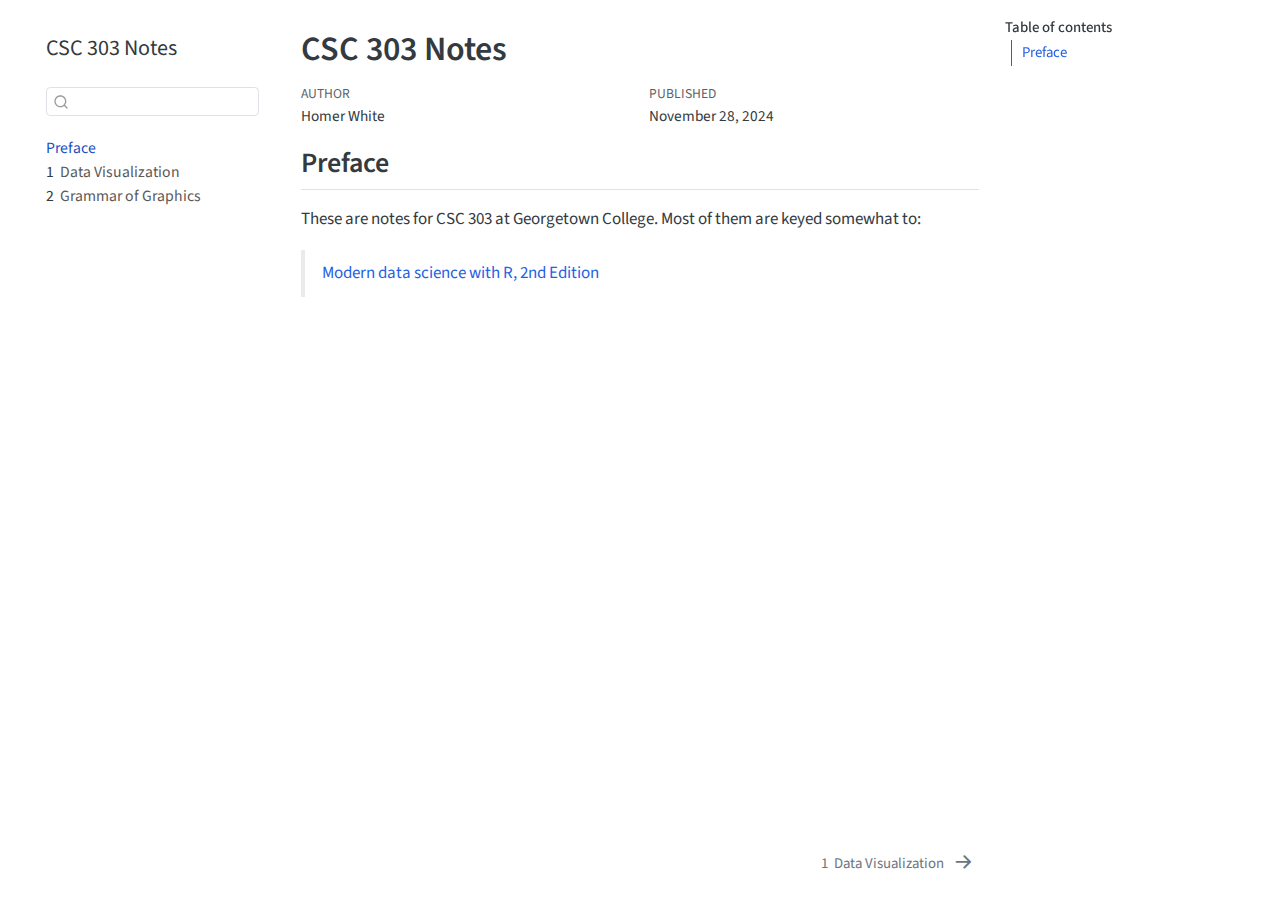
<file: docs/index.html>
<!DOCTYPE html>
<html xmlns="http://www.w3.org/1999/xhtml" lang="en" xml:lang="en"><head>

<meta charset="utf-8">
<meta name="generator" content="quarto-1.6.37">

<meta name="viewport" content="width=device-width, initial-scale=1.0, user-scalable=yes">

<meta name="author" content="Homer White">
<meta name="dcterms.date" content="2024-11-28">

<title>CSC 303 Notes</title>
<style>
code{white-space: pre-wrap;}
span.smallcaps{font-variant: small-caps;}
div.columns{display: flex; gap: min(4vw, 1.5em);}
div.column{flex: auto; overflow-x: auto;}
div.hanging-indent{margin-left: 1.5em; text-indent: -1.5em;}
ul.task-list{list-style: none;}
ul.task-list li input[type="checkbox"] {
  width: 0.8em;
  margin: 0 0.8em 0.2em -1em; /* quarto-specific, see https://github.com/quarto-dev/quarto-cli/issues/4556 */ 
  vertical-align: middle;
}
</style>


<script src="site_libs/quarto-nav/quarto-nav.js"></script>
<script src="site_libs/quarto-nav/headroom.min.js"></script>
<script src="site_libs/clipboard/clipboard.min.js"></script>
<script src="site_libs/quarto-search/autocomplete.umd.js"></script>
<script src="site_libs/quarto-search/fuse.min.js"></script>
<script src="site_libs/quarto-search/quarto-search.js"></script>
<meta name="quarto:offset" content="./">
<link href="./02-visualization-basics.html" rel="next">
<script src="site_libs/quarto-html/quarto.js"></script>
<script src="site_libs/quarto-html/popper.min.js"></script>
<script src="site_libs/quarto-html/tippy.umd.min.js"></script>
<script src="site_libs/quarto-html/anchor.min.js"></script>
<link href="site_libs/quarto-html/tippy.css" rel="stylesheet">
<link href="site_libs/quarto-html/quarto-syntax-highlighting-29e2c20b02301cfff04dc8050bf30c7e.css" rel="stylesheet" id="quarto-text-highlighting-styles">
<script src="site_libs/bootstrap/bootstrap.min.js"></script>
<link href="site_libs/bootstrap/bootstrap-icons.css" rel="stylesheet">
<link href="site_libs/bootstrap/bootstrap-7580570a2e354cd56757c689413fca0c.min.css" rel="stylesheet" append-hash="true" id="quarto-bootstrap" data-mode="light">
<script id="quarto-search-options" type="application/json">{
  "location": "sidebar",
  "copy-button": false,
  "collapse-after": 3,
  "panel-placement": "start",
  "type": "textbox",
  "limit": 50,
  "keyboard-shortcut": [
    "f",
    "/",
    "s"
  ],
  "show-item-context": false,
  "language": {
    "search-no-results-text": "No results",
    "search-matching-documents-text": "matching documents",
    "search-copy-link-title": "Copy link to search",
    "search-hide-matches-text": "Hide additional matches",
    "search-more-match-text": "more match in this document",
    "search-more-matches-text": "more matches in this document",
    "search-clear-button-title": "Clear",
    "search-text-placeholder": "",
    "search-detached-cancel-button-title": "Cancel",
    "search-submit-button-title": "Submit",
    "search-label": "Search"
  }
}</script>


</head>

<body class="nav-sidebar floating">

<div id="quarto-search-results"></div>
  <header id="quarto-header" class="headroom fixed-top">
  <nav class="quarto-secondary-nav">
    <div class="container-fluid d-flex">
      <button type="button" class="quarto-btn-toggle btn" data-bs-toggle="collapse" role="button" data-bs-target=".quarto-sidebar-collapse-item" aria-controls="quarto-sidebar" aria-expanded="false" aria-label="Toggle sidebar navigation" onclick="if (window.quartoToggleHeadroom) { window.quartoToggleHeadroom(); }">
        <i class="bi bi-layout-text-sidebar-reverse"></i>
      </button>
        <nav class="quarto-page-breadcrumbs" aria-label="breadcrumb"><ol class="breadcrumb"><li class="breadcrumb-item"><a href="./index.html">Preface</a></li></ol></nav>
        <a class="flex-grow-1" role="navigation" data-bs-toggle="collapse" data-bs-target=".quarto-sidebar-collapse-item" aria-controls="quarto-sidebar" aria-expanded="false" aria-label="Toggle sidebar navigation" onclick="if (window.quartoToggleHeadroom) { window.quartoToggleHeadroom(); }">      
        </a>
      <button type="button" class="btn quarto-search-button" aria-label="Search" onclick="window.quartoOpenSearch();">
        <i class="bi bi-search"></i>
      </button>
    </div>
  </nav>
</header>
<!-- content -->
<div id="quarto-content" class="quarto-container page-columns page-rows-contents page-layout-article">
<!-- sidebar -->
  <nav id="quarto-sidebar" class="sidebar collapse collapse-horizontal quarto-sidebar-collapse-item sidebar-navigation floating overflow-auto">
    <div class="pt-lg-2 mt-2 text-left sidebar-header">
    <div class="sidebar-title mb-0 py-0">
      <a href="./">CSC 303 Notes</a> 
    </div>
      </div>
        <div class="mt-2 flex-shrink-0 align-items-center">
        <div class="sidebar-search">
        <div id="quarto-search" class="" title="Search"></div>
        </div>
        </div>
    <div class="sidebar-menu-container"> 
    <ul class="list-unstyled mt-1">
        <li class="sidebar-item">
  <div class="sidebar-item-container"> 
  <a href="./index.html" class="sidebar-item-text sidebar-link active">
 <span class="menu-text">Preface</span></a>
  </div>
</li>
        <li class="sidebar-item">
  <div class="sidebar-item-container"> 
  <a href="./02-visualization-basics.html" class="sidebar-item-text sidebar-link">
 <span class="menu-text"><span class="chapter-number">1</span>&nbsp; <span class="chapter-title">Data Visualization</span></span></a>
  </div>
</li>
        <li class="sidebar-item">
  <div class="sidebar-item-container"> 
  <a href="./03-grammar-graphics.html" class="sidebar-item-text sidebar-link">
 <span class="menu-text"><span class="chapter-number">2</span>&nbsp; <span class="chapter-title">Grammar of Graphics</span></span></a>
  </div>
</li>
    </ul>
    </div>
</nav>
<div id="quarto-sidebar-glass" class="quarto-sidebar-collapse-item" data-bs-toggle="collapse" data-bs-target=".quarto-sidebar-collapse-item"></div>
<!-- margin-sidebar -->
    <div id="quarto-margin-sidebar" class="sidebar margin-sidebar">
        <nav id="TOC" role="doc-toc" class="toc-active">
    <h2 id="toc-title">Table of contents</h2>
   
  <ul>
  <li><a href="#preface" id="toc-preface" class="nav-link active" data-scroll-target="#preface">Preface</a></li>
  </ul>
</nav>
    </div>
<!-- main -->
<main class="content" id="quarto-document-content">

<header id="title-block-header" class="quarto-title-block default">
<div class="quarto-title">
<h1 class="title">CSC 303 Notes</h1>
</div>



<div class="quarto-title-meta">

    <div>
    <div class="quarto-title-meta-heading">Author</div>
    <div class="quarto-title-meta-contents">
             <p>Homer White </p>
          </div>
  </div>
    
    <div>
    <div class="quarto-title-meta-heading">Published</div>
    <div class="quarto-title-meta-contents">
      <p class="date">November 28, 2024</p>
    </div>
  </div>
  
    
  </div>
  


</header>


<section id="preface" class="level2 unnumbered">
<h2 class="unnumbered anchored" data-anchor-id="preface">Preface</h2>
<p>These are notes for CSC 303 at Georgetown College. Most of them are keyed somewhat to:</p>
<blockquote class="blockquote">
<p><a href="https://mdsr-book.github.io/mdsr2e/">Modern data science with R, 2nd Edition</a></p>
</blockquote>


</section>

</main> <!-- /main -->
<script id="quarto-html-after-body" type="application/javascript">
window.document.addEventListener("DOMContentLoaded", function (event) {
  const toggleBodyColorMode = (bsSheetEl) => {
    const mode = bsSheetEl.getAttribute("data-mode");
    const bodyEl = window.document.querySelector("body");
    if (mode === "dark") {
      bodyEl.classList.add("quarto-dark");
      bodyEl.classList.remove("quarto-light");
    } else {
      bodyEl.classList.add("quarto-light");
      bodyEl.classList.remove("quarto-dark");
    }
  }
  const toggleBodyColorPrimary = () => {
    const bsSheetEl = window.document.querySelector("link#quarto-bootstrap");
    if (bsSheetEl) {
      toggleBodyColorMode(bsSheetEl);
    }
  }
  toggleBodyColorPrimary();  
  const icon = "";
  const anchorJS = new window.AnchorJS();
  anchorJS.options = {
    placement: 'right',
    icon: icon
  };
  anchorJS.add('.anchored');
  const isCodeAnnotation = (el) => {
    for (const clz of el.classList) {
      if (clz.startsWith('code-annotation-')) {                     
        return true;
      }
    }
    return false;
  }
  const onCopySuccess = function(e) {
    // button target
    const button = e.trigger;
    // don't keep focus
    button.blur();
    // flash "checked"
    button.classList.add('code-copy-button-checked');
    var currentTitle = button.getAttribute("title");
    button.setAttribute("title", "Copied!");
    let tooltip;
    if (window.bootstrap) {
      button.setAttribute("data-bs-toggle", "tooltip");
      button.setAttribute("data-bs-placement", "left");
      button.setAttribute("data-bs-title", "Copied!");
      tooltip = new bootstrap.Tooltip(button, 
        { trigger: "manual", 
          customClass: "code-copy-button-tooltip",
          offset: [0, -8]});
      tooltip.show();    
    }
    setTimeout(function() {
      if (tooltip) {
        tooltip.hide();
        button.removeAttribute("data-bs-title");
        button.removeAttribute("data-bs-toggle");
        button.removeAttribute("data-bs-placement");
      }
      button.setAttribute("title", currentTitle);
      button.classList.remove('code-copy-button-checked');
    }, 1000);
    // clear code selection
    e.clearSelection();
  }
  const getTextToCopy = function(trigger) {
      const codeEl = trigger.previousElementSibling.cloneNode(true);
      for (const childEl of codeEl.children) {
        if (isCodeAnnotation(childEl)) {
          childEl.remove();
        }
      }
      return codeEl.innerText;
  }
  const clipboard = new window.ClipboardJS('.code-copy-button:not([data-in-quarto-modal])', {
    text: getTextToCopy
  });
  clipboard.on('success', onCopySuccess);
  if (window.document.getElementById('quarto-embedded-source-code-modal')) {
    const clipboardModal = new window.ClipboardJS('.code-copy-button[data-in-quarto-modal]', {
      text: getTextToCopy,
      container: window.document.getElementById('quarto-embedded-source-code-modal')
    });
    clipboardModal.on('success', onCopySuccess);
  }
    var localhostRegex = new RegExp(/^(?:http|https):\/\/localhost\:?[0-9]*\//);
    var mailtoRegex = new RegExp(/^mailto:/);
      var filterRegex = new RegExp('/' + window.location.host + '/');
    var isInternal = (href) => {
        return filterRegex.test(href) || localhostRegex.test(href) || mailtoRegex.test(href);
    }
    // Inspect non-navigation links and adorn them if external
 	var links = window.document.querySelectorAll('a[href]:not(.nav-link):not(.navbar-brand):not(.toc-action):not(.sidebar-link):not(.sidebar-item-toggle):not(.pagination-link):not(.no-external):not([aria-hidden]):not(.dropdown-item):not(.quarto-navigation-tool):not(.about-link)');
    for (var i=0; i<links.length; i++) {
      const link = links[i];
      if (!isInternal(link.href)) {
        // undo the damage that might have been done by quarto-nav.js in the case of
        // links that we want to consider external
        if (link.dataset.originalHref !== undefined) {
          link.href = link.dataset.originalHref;
        }
      }
    }
  function tippyHover(el, contentFn, onTriggerFn, onUntriggerFn) {
    const config = {
      allowHTML: true,
      maxWidth: 500,
      delay: 100,
      arrow: false,
      appendTo: function(el) {
          return el.parentElement;
      },
      interactive: true,
      interactiveBorder: 10,
      theme: 'quarto',
      placement: 'bottom-start',
    };
    if (contentFn) {
      config.content = contentFn;
    }
    if (onTriggerFn) {
      config.onTrigger = onTriggerFn;
    }
    if (onUntriggerFn) {
      config.onUntrigger = onUntriggerFn;
    }
    window.tippy(el, config); 
  }
  const noterefs = window.document.querySelectorAll('a[role="doc-noteref"]');
  for (var i=0; i<noterefs.length; i++) {
    const ref = noterefs[i];
    tippyHover(ref, function() {
      // use id or data attribute instead here
      let href = ref.getAttribute('data-footnote-href') || ref.getAttribute('href');
      try { href = new URL(href).hash; } catch {}
      const id = href.replace(/^#\/?/, "");
      const note = window.document.getElementById(id);
      if (note) {
        return note.innerHTML;
      } else {
        return "";
      }
    });
  }
  const xrefs = window.document.querySelectorAll('a.quarto-xref');
  const processXRef = (id, note) => {
    // Strip column container classes
    const stripColumnClz = (el) => {
      el.classList.remove("page-full", "page-columns");
      if (el.children) {
        for (const child of el.children) {
          stripColumnClz(child);
        }
      }
    }
    stripColumnClz(note)
    if (id === null || id.startsWith('sec-')) {
      // Special case sections, only their first couple elements
      const container = document.createElement("div");
      if (note.children && note.children.length > 2) {
        container.appendChild(note.children[0].cloneNode(true));
        for (let i = 1; i < note.children.length; i++) {
          const child = note.children[i];
          if (child.tagName === "P" && child.innerText === "") {
            continue;
          } else {
            container.appendChild(child.cloneNode(true));
            break;
          }
        }
        if (window.Quarto?.typesetMath) {
          window.Quarto.typesetMath(container);
        }
        return container.innerHTML
      } else {
        if (window.Quarto?.typesetMath) {
          window.Quarto.typesetMath(note);
        }
        return note.innerHTML;
      }
    } else {
      // Remove any anchor links if they are present
      const anchorLink = note.querySelector('a.anchorjs-link');
      if (anchorLink) {
        anchorLink.remove();
      }
      if (window.Quarto?.typesetMath) {
        window.Quarto.typesetMath(note);
      }
      if (note.classList.contains("callout")) {
        return note.outerHTML;
      } else {
        return note.innerHTML;
      }
    }
  }
  for (var i=0; i<xrefs.length; i++) {
    const xref = xrefs[i];
    tippyHover(xref, undefined, function(instance) {
      instance.disable();
      let url = xref.getAttribute('href');
      let hash = undefined; 
      if (url.startsWith('#')) {
        hash = url;
      } else {
        try { hash = new URL(url).hash; } catch {}
      }
      if (hash) {
        const id = hash.replace(/^#\/?/, "");
        const note = window.document.getElementById(id);
        if (note !== null) {
          try {
            const html = processXRef(id, note.cloneNode(true));
            instance.setContent(html);
          } finally {
            instance.enable();
            instance.show();
          }
        } else {
          // See if we can fetch this
          fetch(url.split('#')[0])
          .then(res => res.text())
          .then(html => {
            const parser = new DOMParser();
            const htmlDoc = parser.parseFromString(html, "text/html");
            const note = htmlDoc.getElementById(id);
            if (note !== null) {
              const html = processXRef(id, note);
              instance.setContent(html);
            } 
          }).finally(() => {
            instance.enable();
            instance.show();
          });
        }
      } else {
        // See if we can fetch a full url (with no hash to target)
        // This is a special case and we should probably do some content thinning / targeting
        fetch(url)
        .then(res => res.text())
        .then(html => {
          const parser = new DOMParser();
          const htmlDoc = parser.parseFromString(html, "text/html");
          const note = htmlDoc.querySelector('main.content');
          if (note !== null) {
            // This should only happen for chapter cross references
            // (since there is no id in the URL)
            // remove the first header
            if (note.children.length > 0 && note.children[0].tagName === "HEADER") {
              note.children[0].remove();
            }
            const html = processXRef(null, note);
            instance.setContent(html);
          } 
        }).finally(() => {
          instance.enable();
          instance.show();
        });
      }
    }, function(instance) {
    });
  }
      let selectedAnnoteEl;
      const selectorForAnnotation = ( cell, annotation) => {
        let cellAttr = 'data-code-cell="' + cell + '"';
        let lineAttr = 'data-code-annotation="' +  annotation + '"';
        const selector = 'span[' + cellAttr + '][' + lineAttr + ']';
        return selector;
      }
      const selectCodeLines = (annoteEl) => {
        const doc = window.document;
        const targetCell = annoteEl.getAttribute("data-target-cell");
        const targetAnnotation = annoteEl.getAttribute("data-target-annotation");
        const annoteSpan = window.document.querySelector(selectorForAnnotation(targetCell, targetAnnotation));
        const lines = annoteSpan.getAttribute("data-code-lines").split(",");
        const lineIds = lines.map((line) => {
          return targetCell + "-" + line;
        })
        let top = null;
        let height = null;
        let parent = null;
        if (lineIds.length > 0) {
            //compute the position of the single el (top and bottom and make a div)
            const el = window.document.getElementById(lineIds[0]);
            top = el.offsetTop;
            height = el.offsetHeight;
            parent = el.parentElement.parentElement;
          if (lineIds.length > 1) {
            const lastEl = window.document.getElementById(lineIds[lineIds.length - 1]);
            const bottom = lastEl.offsetTop + lastEl.offsetHeight;
            height = bottom - top;
          }
          if (top !== null && height !== null && parent !== null) {
            // cook up a div (if necessary) and position it 
            let div = window.document.getElementById("code-annotation-line-highlight");
            if (div === null) {
              div = window.document.createElement("div");
              div.setAttribute("id", "code-annotation-line-highlight");
              div.style.position = 'absolute';
              parent.appendChild(div);
            }
            div.style.top = top - 2 + "px";
            div.style.height = height + 4 + "px";
            div.style.left = 0;
            let gutterDiv = window.document.getElementById("code-annotation-line-highlight-gutter");
            if (gutterDiv === null) {
              gutterDiv = window.document.createElement("div");
              gutterDiv.setAttribute("id", "code-annotation-line-highlight-gutter");
              gutterDiv.style.position = 'absolute';
              const codeCell = window.document.getElementById(targetCell);
              const gutter = codeCell.querySelector('.code-annotation-gutter');
              gutter.appendChild(gutterDiv);
            }
            gutterDiv.style.top = top - 2 + "px";
            gutterDiv.style.height = height + 4 + "px";
          }
          selectedAnnoteEl = annoteEl;
        }
      };
      const unselectCodeLines = () => {
        const elementsIds = ["code-annotation-line-highlight", "code-annotation-line-highlight-gutter"];
        elementsIds.forEach((elId) => {
          const div = window.document.getElementById(elId);
          if (div) {
            div.remove();
          }
        });
        selectedAnnoteEl = undefined;
      };
        // Handle positioning of the toggle
    window.addEventListener(
      "resize",
      throttle(() => {
        elRect = undefined;
        if (selectedAnnoteEl) {
          selectCodeLines(selectedAnnoteEl);
        }
      }, 10)
    );
    function throttle(fn, ms) {
    let throttle = false;
    let timer;
      return (...args) => {
        if(!throttle) { // first call gets through
            fn.apply(this, args);
            throttle = true;
        } else { // all the others get throttled
            if(timer) clearTimeout(timer); // cancel #2
            timer = setTimeout(() => {
              fn.apply(this, args);
              timer = throttle = false;
            }, ms);
        }
      };
    }
      // Attach click handler to the DT
      const annoteDls = window.document.querySelectorAll('dt[data-target-cell]');
      for (const annoteDlNode of annoteDls) {
        annoteDlNode.addEventListener('click', (event) => {
          const clickedEl = event.target;
          if (clickedEl !== selectedAnnoteEl) {
            unselectCodeLines();
            const activeEl = window.document.querySelector('dt[data-target-cell].code-annotation-active');
            if (activeEl) {
              activeEl.classList.remove('code-annotation-active');
            }
            selectCodeLines(clickedEl);
            clickedEl.classList.add('code-annotation-active');
          } else {
            // Unselect the line
            unselectCodeLines();
            clickedEl.classList.remove('code-annotation-active');
          }
        });
      }
  const findCites = (el) => {
    const parentEl = el.parentElement;
    if (parentEl) {
      const cites = parentEl.dataset.cites;
      if (cites) {
        return {
          el,
          cites: cites.split(' ')
        };
      } else {
        return findCites(el.parentElement)
      }
    } else {
      return undefined;
    }
  };
  var bibliorefs = window.document.querySelectorAll('a[role="doc-biblioref"]');
  for (var i=0; i<bibliorefs.length; i++) {
    const ref = bibliorefs[i];
    const citeInfo = findCites(ref);
    if (citeInfo) {
      tippyHover(citeInfo.el, function() {
        var popup = window.document.createElement('div');
        citeInfo.cites.forEach(function(cite) {
          var citeDiv = window.document.createElement('div');
          citeDiv.classList.add('hanging-indent');
          citeDiv.classList.add('csl-entry');
          var biblioDiv = window.document.getElementById('ref-' + cite);
          if (biblioDiv) {
            citeDiv.innerHTML = biblioDiv.innerHTML;
          }
          popup.appendChild(citeDiv);
        });
        return popup.innerHTML;
      });
    }
  }
});
</script>
<nav class="page-navigation">
  <div class="nav-page nav-page-previous">
  </div>
  <div class="nav-page nav-page-next">
      <a href="./02-visualization-basics.html" class="pagination-link" aria-label="Data Visualization">
        <span class="nav-page-text"><span class="chapter-number">1</span>&nbsp; <span class="chapter-title">Data Visualization</span></span> <i class="bi bi-arrow-right-short"></i>
      </a>
  </div>
</nav>
</div> <!-- /content -->




</body></html>
</file>
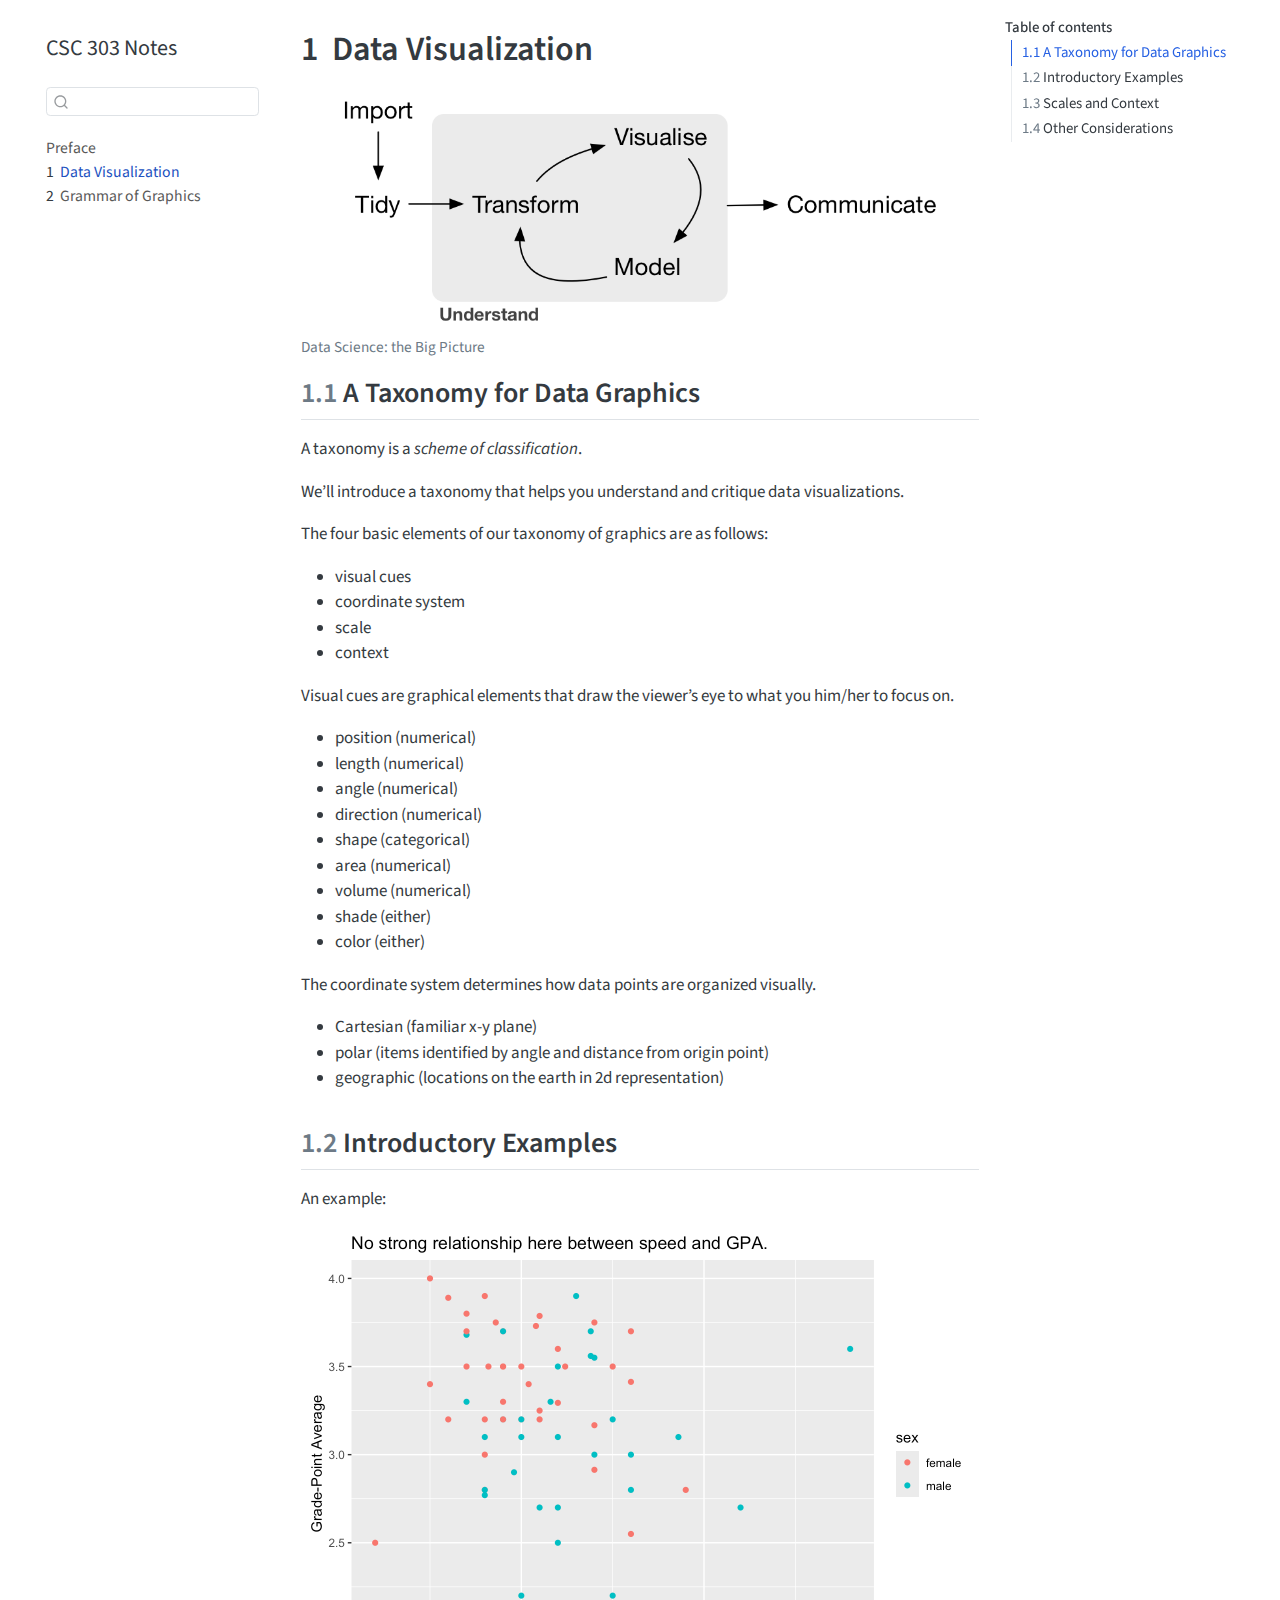
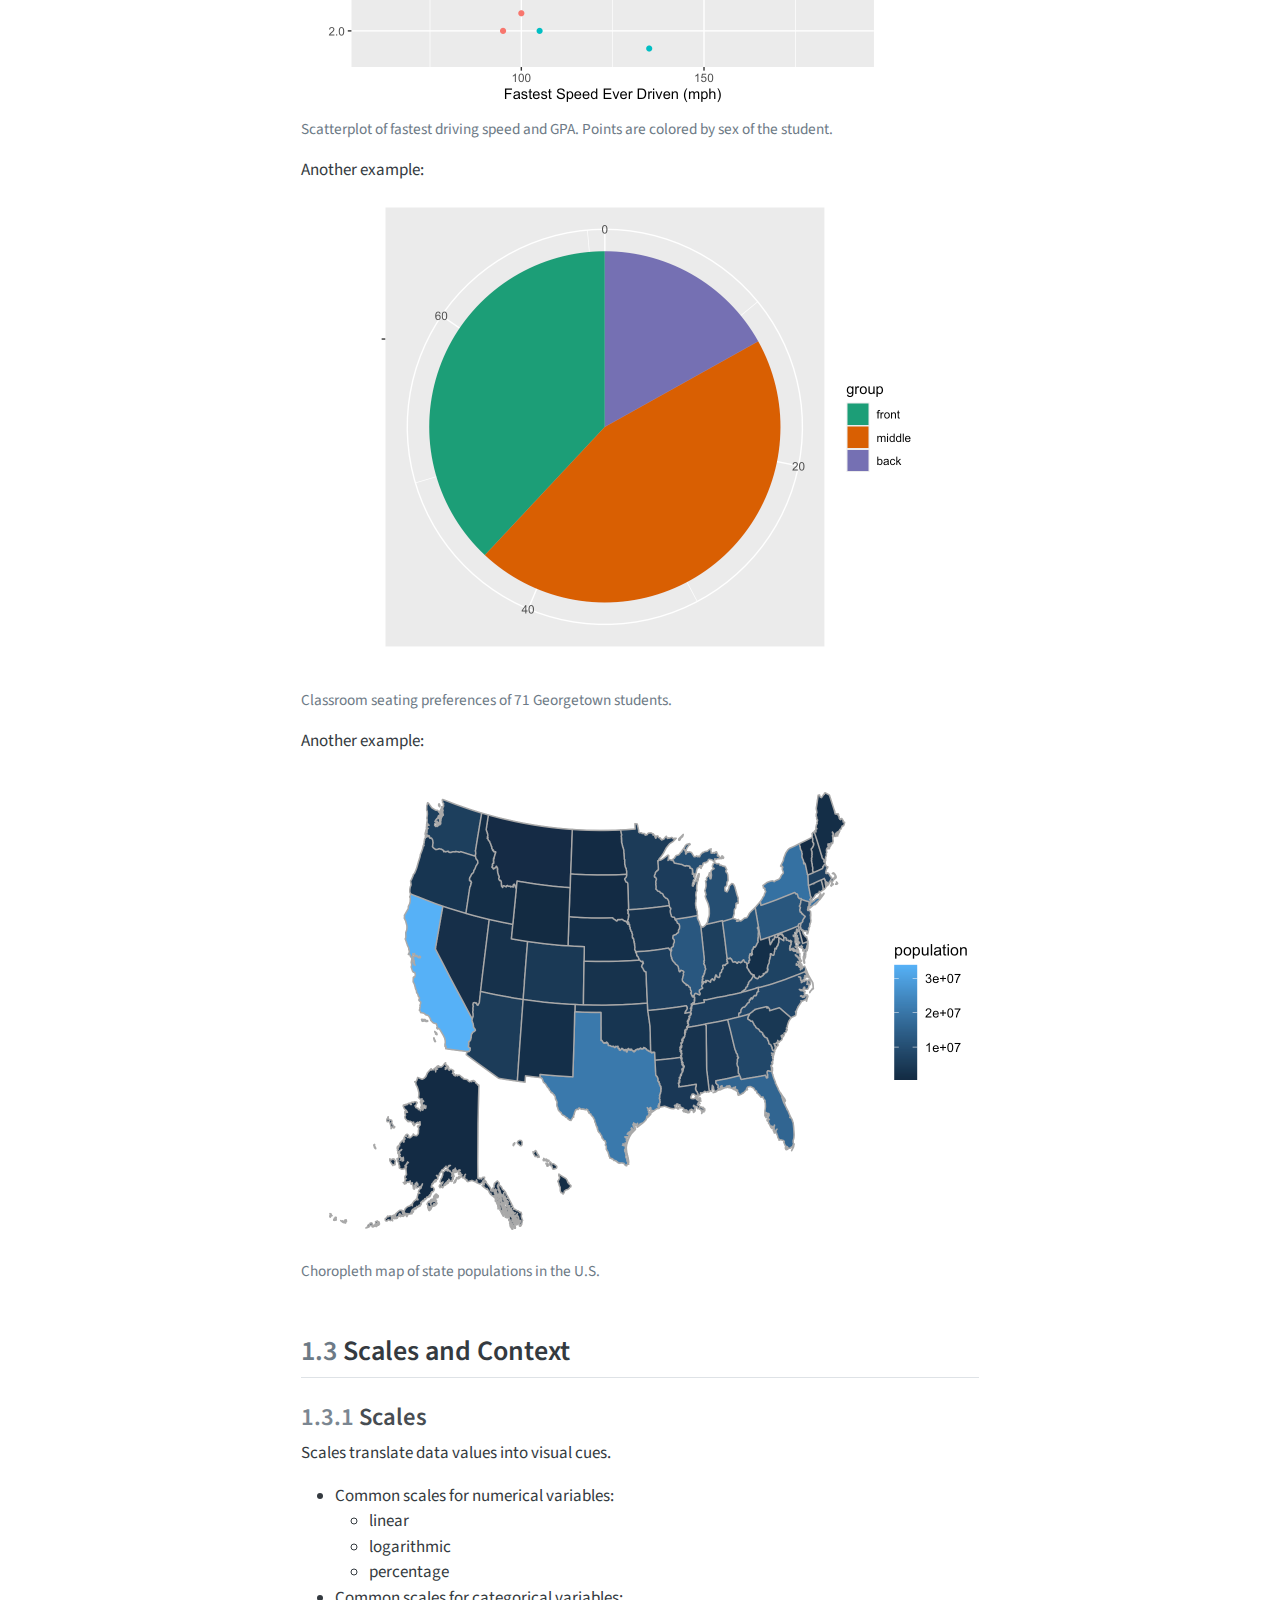
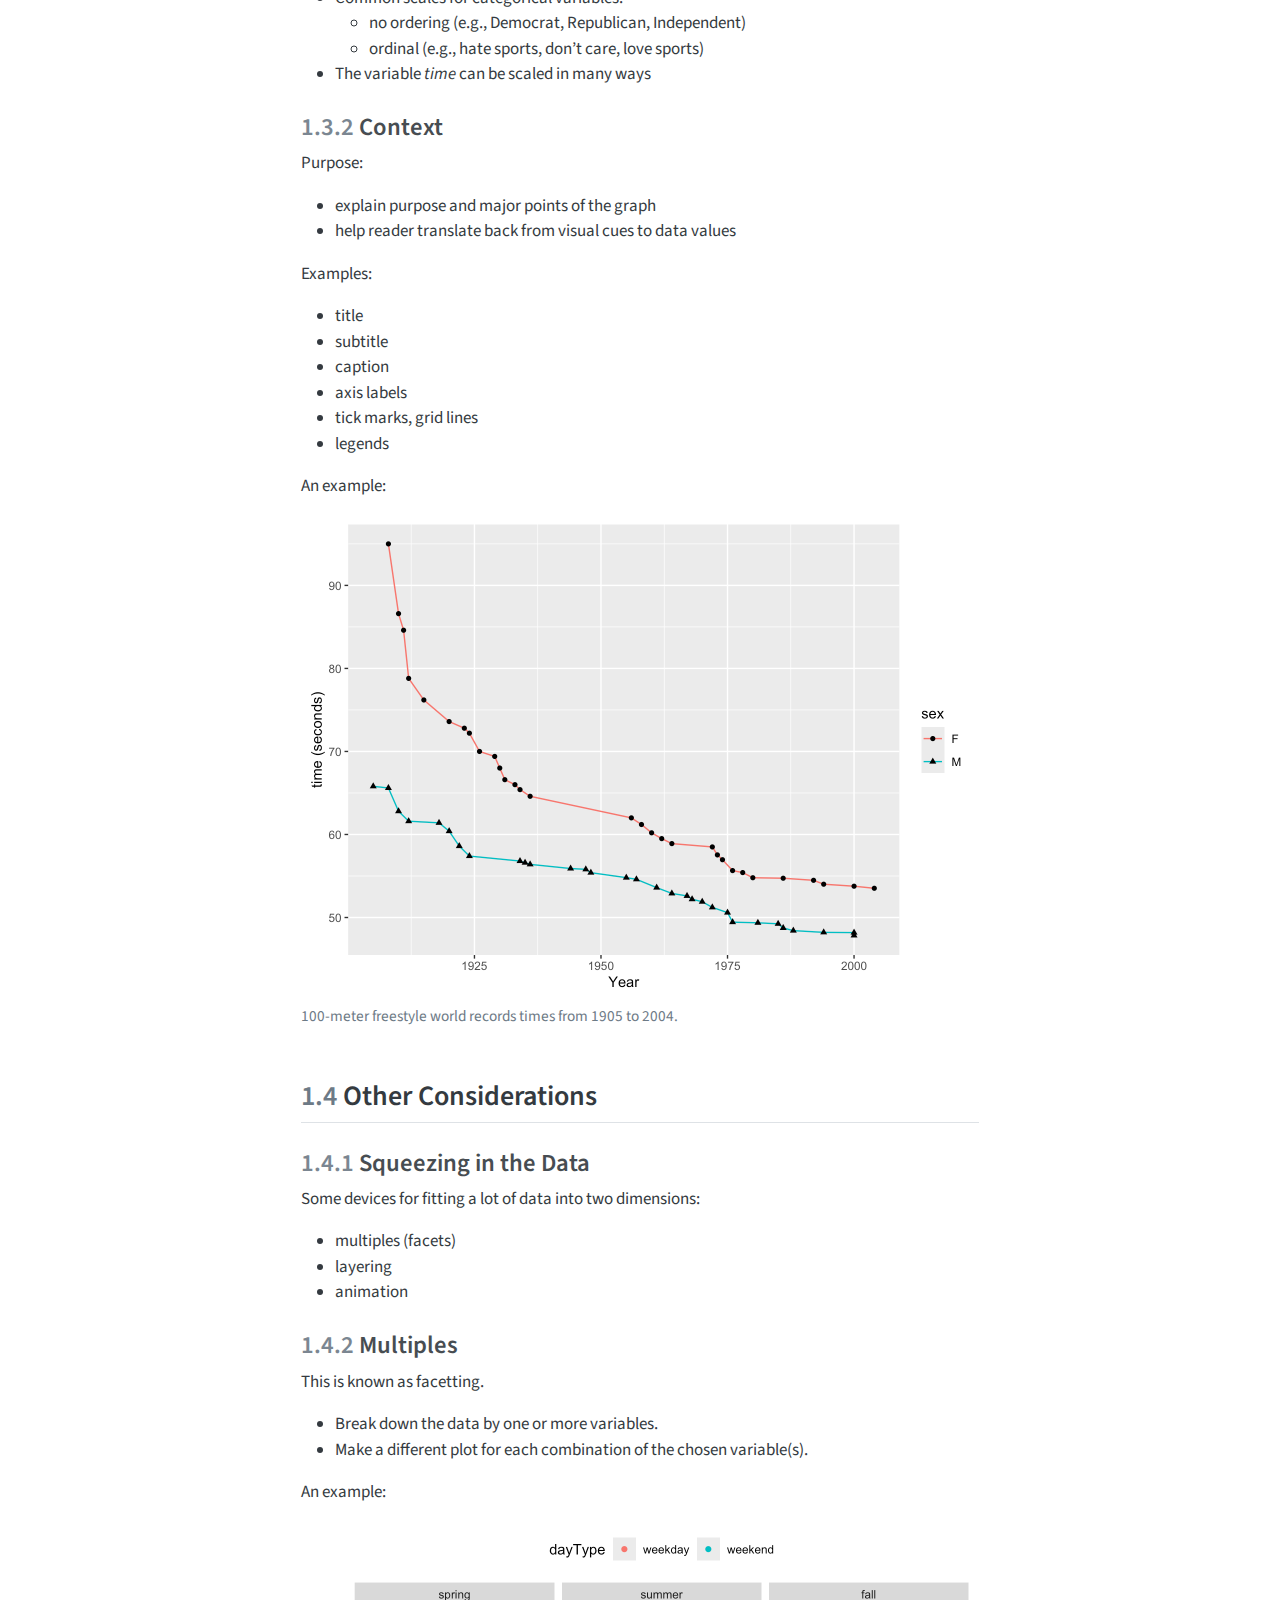
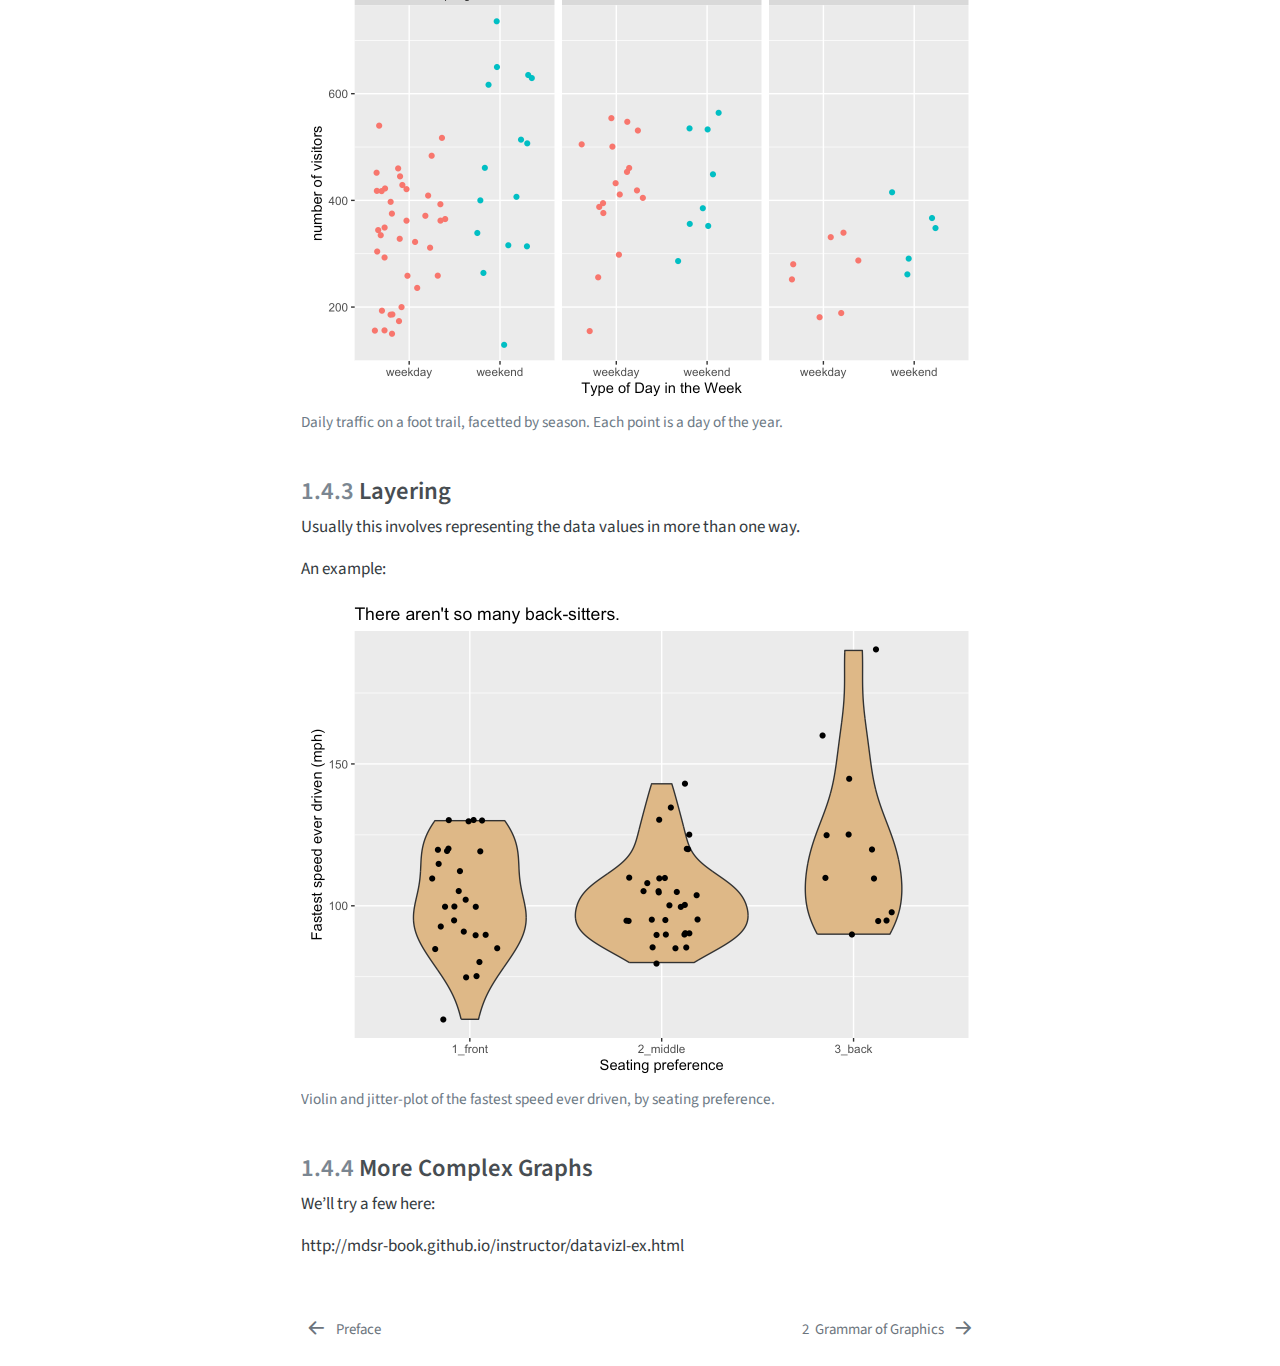
<file: docs/02-visualization-basics.html>
<!DOCTYPE html>
<html xmlns="http://www.w3.org/1999/xhtml" lang="en" xml:lang="en"><head>

<meta charset="utf-8">
<meta name="generator" content="quarto-1.6.37">

<meta name="viewport" content="width=device-width, initial-scale=1.0, user-scalable=yes">


<title>1&nbsp; Data Visualization – CSC 303 Notes</title>
<style>
code{white-space: pre-wrap;}
span.smallcaps{font-variant: small-caps;}
div.columns{display: flex; gap: min(4vw, 1.5em);}
div.column{flex: auto; overflow-x: auto;}
div.hanging-indent{margin-left: 1.5em; text-indent: -1.5em;}
ul.task-list{list-style: none;}
ul.task-list li input[type="checkbox"] {
  width: 0.8em;
  margin: 0 0.8em 0.2em -1em; /* quarto-specific, see https://github.com/quarto-dev/quarto-cli/issues/4556 */ 
  vertical-align: middle;
}
</style>


<script src="site_libs/quarto-nav/quarto-nav.js"></script>
<script src="site_libs/quarto-nav/headroom.min.js"></script>
<script src="site_libs/clipboard/clipboard.min.js"></script>
<script src="site_libs/quarto-search/autocomplete.umd.js"></script>
<script src="site_libs/quarto-search/fuse.min.js"></script>
<script src="site_libs/quarto-search/quarto-search.js"></script>
<meta name="quarto:offset" content="./">
<link href="./03-grammar-graphics.html" rel="next">
<link href="./index.html" rel="prev">
<script src="site_libs/quarto-html/quarto.js"></script>
<script src="site_libs/quarto-html/popper.min.js"></script>
<script src="site_libs/quarto-html/tippy.umd.min.js"></script>
<script src="site_libs/quarto-html/anchor.min.js"></script>
<link href="site_libs/quarto-html/tippy.css" rel="stylesheet">
<link href="site_libs/quarto-html/quarto-syntax-highlighting-29e2c20b02301cfff04dc8050bf30c7e.css" rel="stylesheet" id="quarto-text-highlighting-styles">
<script src="site_libs/bootstrap/bootstrap.min.js"></script>
<link href="site_libs/bootstrap/bootstrap-icons.css" rel="stylesheet">
<link href="site_libs/bootstrap/bootstrap-7580570a2e354cd56757c689413fca0c.min.css" rel="stylesheet" append-hash="true" id="quarto-bootstrap" data-mode="light">
<script id="quarto-search-options" type="application/json">{
  "location": "sidebar",
  "copy-button": false,
  "collapse-after": 3,
  "panel-placement": "start",
  "type": "textbox",
  "limit": 50,
  "keyboard-shortcut": [
    "f",
    "/",
    "s"
  ],
  "show-item-context": false,
  "language": {
    "search-no-results-text": "No results",
    "search-matching-documents-text": "matching documents",
    "search-copy-link-title": "Copy link to search",
    "search-hide-matches-text": "Hide additional matches",
    "search-more-match-text": "more match in this document",
    "search-more-matches-text": "more matches in this document",
    "search-clear-button-title": "Clear",
    "search-text-placeholder": "",
    "search-detached-cancel-button-title": "Cancel",
    "search-submit-button-title": "Submit",
    "search-label": "Search"
  }
}</script>


</head>

<body class="nav-sidebar floating">

<div id="quarto-search-results"></div>
  <header id="quarto-header" class="headroom fixed-top">
  <nav class="quarto-secondary-nav">
    <div class="container-fluid d-flex">
      <button type="button" class="quarto-btn-toggle btn" data-bs-toggle="collapse" role="button" data-bs-target=".quarto-sidebar-collapse-item" aria-controls="quarto-sidebar" aria-expanded="false" aria-label="Toggle sidebar navigation" onclick="if (window.quartoToggleHeadroom) { window.quartoToggleHeadroom(); }">
        <i class="bi bi-layout-text-sidebar-reverse"></i>
      </button>
        <nav class="quarto-page-breadcrumbs" aria-label="breadcrumb"><ol class="breadcrumb"><li class="breadcrumb-item"><a href="./02-visualization-basics.html"><span class="chapter-number">1</span>&nbsp; <span class="chapter-title">Data Visualization</span></a></li></ol></nav>
        <a class="flex-grow-1" role="navigation" data-bs-toggle="collapse" data-bs-target=".quarto-sidebar-collapse-item" aria-controls="quarto-sidebar" aria-expanded="false" aria-label="Toggle sidebar navigation" onclick="if (window.quartoToggleHeadroom) { window.quartoToggleHeadroom(); }">      
        </a>
      <button type="button" class="btn quarto-search-button" aria-label="Search" onclick="window.quartoOpenSearch();">
        <i class="bi bi-search"></i>
      </button>
    </div>
  </nav>
</header>
<!-- content -->
<div id="quarto-content" class="quarto-container page-columns page-rows-contents page-layout-article">
<!-- sidebar -->
  <nav id="quarto-sidebar" class="sidebar collapse collapse-horizontal quarto-sidebar-collapse-item sidebar-navigation floating overflow-auto">
    <div class="pt-lg-2 mt-2 text-left sidebar-header">
    <div class="sidebar-title mb-0 py-0">
      <a href="./">CSC 303 Notes</a> 
    </div>
      </div>
        <div class="mt-2 flex-shrink-0 align-items-center">
        <div class="sidebar-search">
        <div id="quarto-search" class="" title="Search"></div>
        </div>
        </div>
    <div class="sidebar-menu-container"> 
    <ul class="list-unstyled mt-1">
        <li class="sidebar-item">
  <div class="sidebar-item-container"> 
  <a href="./index.html" class="sidebar-item-text sidebar-link">
 <span class="menu-text">Preface</span></a>
  </div>
</li>
        <li class="sidebar-item">
  <div class="sidebar-item-container"> 
  <a href="./02-visualization-basics.html" class="sidebar-item-text sidebar-link active">
 <span class="menu-text"><span class="chapter-number">1</span>&nbsp; <span class="chapter-title">Data Visualization</span></span></a>
  </div>
</li>
        <li class="sidebar-item">
  <div class="sidebar-item-container"> 
  <a href="./03-grammar-graphics.html" class="sidebar-item-text sidebar-link">
 <span class="menu-text"><span class="chapter-number">2</span>&nbsp; <span class="chapter-title">Grammar of Graphics</span></span></a>
  </div>
</li>
    </ul>
    </div>
</nav>
<div id="quarto-sidebar-glass" class="quarto-sidebar-collapse-item" data-bs-toggle="collapse" data-bs-target=".quarto-sidebar-collapse-item"></div>
<!-- margin-sidebar -->
    <div id="quarto-margin-sidebar" class="sidebar margin-sidebar">
        <nav id="TOC" role="doc-toc" class="toc-active">
    <h2 id="toc-title">Table of contents</h2>
   
  <ul class="collapse">
  <li><a href="#a-taxonomy-for-data-graphics" id="toc-a-taxonomy-for-data-graphics" class="nav-link active" data-scroll-target="#a-taxonomy-for-data-graphics"><span class="header-section-number">1.1</span> A Taxonomy for Data Graphics</a></li>
  <li><a href="#introductory-examples" id="toc-introductory-examples" class="nav-link" data-scroll-target="#introductory-examples"><span class="header-section-number">1.2</span> Introductory Examples</a></li>
  <li><a href="#scales-and-context" id="toc-scales-and-context" class="nav-link" data-scroll-target="#scales-and-context"><span class="header-section-number">1.3</span> Scales and Context</a></li>
  <li><a href="#other-considerations" id="toc-other-considerations" class="nav-link" data-scroll-target="#other-considerations"><span class="header-section-number">1.4</span> Other Considerations</a></li>
  </ul>
</nav>
    </div>
<!-- main -->
<main class="content" id="quarto-document-content">

<header id="title-block-header" class="quarto-title-block default">
<div class="quarto-title">
<h1 class="title"><span class="chapter-number">1</span>&nbsp; <span class="chapter-title">Data Visualization</span></h1>
</div>



<div class="quarto-title-meta">

    
  
    
  </div>
  


</header>


<div class="cell" data-layout-align="center">
<div class="cell-output-display">
<div class="quarto-figure quarto-figure-center">
<figure class="figure">
<p><img src="images/data_flow.png" class="img-fluid figure-img" style="width:90.0%"></p>
<figcaption>Data Science: the Big Picture</figcaption>
</figure>
</div>
</div>
</div>
<section id="a-taxonomy-for-data-graphics" class="level2" data-number="1.1">
<h2 data-number="1.1" class="anchored" data-anchor-id="a-taxonomy-for-data-graphics"><span class="header-section-number">1.1</span> A Taxonomy for Data Graphics</h2>
<p>A taxonomy is a <em>scheme of classification</em>.</p>
<p>We’ll introduce a taxonomy that helps you understand and critique data visualizations.</p>
<p>The four basic elements of our taxonomy of graphics are as follows:</p>
<ul>
<li>visual cues</li>
<li>coordinate system</li>
<li>scale</li>
<li>context</li>
</ul>
<p>Visual cues are graphical elements that draw the viewer’s eye to what you him/her to focus on.</p>
<ul>
<li>position (numerical)</li>
<li>length (numerical)</li>
<li>angle (numerical)</li>
<li>direction (numerical)</li>
<li>shape (categorical)</li>
<li>area (numerical)</li>
<li>volume (numerical)</li>
<li>shade (either)</li>
<li>color (either)</li>
</ul>
<p>The coordinate system determines how data points are organized visually.</p>
<ul>
<li>Cartesian (familiar x-y plane)</li>
<li>polar (items identified by angle and distance from origin point)</li>
<li>geographic (locations on the earth in 2d representation)</li>
</ul>
</section>
<section id="introductory-examples" class="level2" data-number="1.2">
<h2 data-number="1.2" class="anchored" data-anchor-id="introductory-examples"><span class="header-section-number">1.2</span> Introductory Examples</h2>
<p>An example:</p>
<div class="cell" data-layout-align="center">
<div class="cell-output-display">
<div class="quarto-figure quarto-figure-center">
<figure class="figure">
<p><img src="02-visualization-basics_files/figure-html/ggfastestgpasex-1.png" class="img-fluid figure-img" width="672"></p>
<figcaption>Scatterplot of fastest driving speed and GPA. Points are colored by sex of the student.</figcaption>
</figure>
</div>
</div>
</div>
<p>Another example:</p>
<div class="cell" data-layout-align="center">
<div class="cell-output-display">
<div class="quarto-figure quarto-figure-center">
<figure class="figure">
<p><img src="02-visualization-basics_files/figure-html/unnamed-chunk-2-1.png" class="img-fluid figure-img" width="672"></p>
<figcaption>Classroom seating preferences of 71 Georgetown students.</figcaption>
</figure>
</div>
</div>
</div>
<p>Another example:</p>
<div class="cell" data-layout-align="center">
<div class="cell-output-display">
<div class="quarto-figure quarto-figure-center">
<figure class="figure">
<p><img src="02-visualization-basics_files/figure-html/ggchoropleth-1.png" class="img-fluid figure-img" width="672"></p>
<figcaption>Choropleth map of state populations in the U.S.</figcaption>
</figure>
</div>
</div>
</div>
</section>
<section id="scales-and-context" class="level2" data-number="1.3">
<h2 data-number="1.3" class="anchored" data-anchor-id="scales-and-context"><span class="header-section-number">1.3</span> Scales and Context</h2>
<section id="scales" class="level3" data-number="1.3.1">
<h3 data-number="1.3.1" class="anchored" data-anchor-id="scales"><span class="header-section-number">1.3.1</span> Scales</h3>
<p>Scales translate data values into visual cues.</p>
<ul>
<li>Common scales for numerical variables:
<ul>
<li>linear</li>
<li>logarithmic</li>
<li>percentage</li>
</ul></li>
<li>Common scales for categorical variables:
<ul>
<li>no ordering (e.g., Democrat, Republican, Independent)</li>
<li>ordinal (e.g., hate sports, don’t care, love sports)</li>
</ul></li>
<li>The variable <em>time</em> can be scaled in many ways</li>
</ul>
</section>
<section id="context" class="level3" data-number="1.3.2">
<h3 data-number="1.3.2" class="anchored" data-anchor-id="context"><span class="header-section-number">1.3.2</span> Context</h3>
<p>Purpose:</p>
<ul>
<li>explain purpose and major points of the graph</li>
<li>help reader translate back from visual cues to data values</li>
</ul>
<p>Examples:</p>
<ul>
<li>title</li>
<li>subtitle</li>
<li>caption</li>
<li>axis labels</li>
<li>tick marks, grid lines</li>
<li>legends</li>
</ul>
<p>An example:</p>
<div class="cell" data-layout-align="center">
<div class="cell-output-display">
<div class="quarto-figure quarto-figure-center">
<figure class="figure">
<p><img src="02-visualization-basics_files/figure-html/swimrecords-1.png" class="img-fluid figure-img" width="672"></p>
<figcaption>100-meter freestyle world records times from 1905 to 2004.</figcaption>
</figure>
</div>
</div>
</div>
</section>
</section>
<section id="other-considerations" class="level2" data-number="1.4">
<h2 data-number="1.4" class="anchored" data-anchor-id="other-considerations"><span class="header-section-number">1.4</span> Other Considerations</h2>
<section id="squeezing-in-the-data" class="level3" data-number="1.4.1">
<h3 data-number="1.4.1" class="anchored" data-anchor-id="squeezing-in-the-data"><span class="header-section-number">1.4.1</span> Squeezing in the Data</h3>
<p>Some devices for fitting a lot of data into two dimensions:</p>
<ul>
<li>multiples (facets)</li>
<li>layering</li>
<li>animation</li>
</ul>
</section>
<section id="multiples" class="level3" data-number="1.4.2">
<h3 data-number="1.4.2" class="anchored" data-anchor-id="multiples"><span class="header-section-number">1.4.2</span> Multiples</h3>
<p>This is known as facetting.</p>
<ul>
<li>Break down the data by one or more variables.</li>
<li>Make a different plot for each combination of the chosen variable(s).</li>
</ul>
<p>An example:</p>
<div class="cell" data-layout-align="center">
<div class="cell-output-display">
<div class="quarto-figure quarto-figure-center">
<figure class="figure">
<p><img src="02-visualization-basics_files/figure-html/impfacetgrid2-1.png" class="img-fluid figure-img" width="672"></p>
<figcaption>Daily traffic on a foot trail, facetted by season. Each point is a day of the year.</figcaption>
</figure>
</div>
</div>
</div>
</section>
<section id="layering" class="level3" data-number="1.4.3">
<h3 data-number="1.4.3" class="anchored" data-anchor-id="layering"><span class="header-section-number">1.4.3</span> Layering</h3>
<p>Usually this involves representing the data values in more than one way.</p>
<p>An example:</p>
<div class="cell" data-layout-align="center">
<div class="cell-output-display">
<div class="quarto-figure quarto-figure-center">
<figure class="figure">
<p><img src="02-visualization-basics_files/figure-html/impviolinfastestseat-1.png" class="img-fluid figure-img" width="672"></p>
<figcaption>Violin and jitter-plot of the fastest speed ever driven, by seating preference.</figcaption>
</figure>
</div>
</div>
</div>
</section>
<section id="more-complex-graphs" class="level3" data-number="1.4.4">
<h3 data-number="1.4.4" class="anchored" data-anchor-id="more-complex-graphs"><span class="header-section-number">1.4.4</span> More Complex Graphs</h3>
<p>We’ll try a few here:</p>
<p>http://mdsr-book.github.io/instructor/datavizI-ex.html</p>


</section>
</section>

</main> <!-- /main -->
<script id="quarto-html-after-body" type="application/javascript">
window.document.addEventListener("DOMContentLoaded", function (event) {
  const toggleBodyColorMode = (bsSheetEl) => {
    const mode = bsSheetEl.getAttribute("data-mode");
    const bodyEl = window.document.querySelector("body");
    if (mode === "dark") {
      bodyEl.classList.add("quarto-dark");
      bodyEl.classList.remove("quarto-light");
    } else {
      bodyEl.classList.add("quarto-light");
      bodyEl.classList.remove("quarto-dark");
    }
  }
  const toggleBodyColorPrimary = () => {
    const bsSheetEl = window.document.querySelector("link#quarto-bootstrap");
    if (bsSheetEl) {
      toggleBodyColorMode(bsSheetEl);
    }
  }
  toggleBodyColorPrimary();  
  const icon = "";
  const anchorJS = new window.AnchorJS();
  anchorJS.options = {
    placement: 'right',
    icon: icon
  };
  anchorJS.add('.anchored');
  const isCodeAnnotation = (el) => {
    for (const clz of el.classList) {
      if (clz.startsWith('code-annotation-')) {                     
        return true;
      }
    }
    return false;
  }
  const onCopySuccess = function(e) {
    // button target
    const button = e.trigger;
    // don't keep focus
    button.blur();
    // flash "checked"
    button.classList.add('code-copy-button-checked');
    var currentTitle = button.getAttribute("title");
    button.setAttribute("title", "Copied!");
    let tooltip;
    if (window.bootstrap) {
      button.setAttribute("data-bs-toggle", "tooltip");
      button.setAttribute("data-bs-placement", "left");
      button.setAttribute("data-bs-title", "Copied!");
      tooltip = new bootstrap.Tooltip(button, 
        { trigger: "manual", 
          customClass: "code-copy-button-tooltip",
          offset: [0, -8]});
      tooltip.show();    
    }
    setTimeout(function() {
      if (tooltip) {
        tooltip.hide();
        button.removeAttribute("data-bs-title");
        button.removeAttribute("data-bs-toggle");
        button.removeAttribute("data-bs-placement");
      }
      button.setAttribute("title", currentTitle);
      button.classList.remove('code-copy-button-checked');
    }, 1000);
    // clear code selection
    e.clearSelection();
  }
  const getTextToCopy = function(trigger) {
      const codeEl = trigger.previousElementSibling.cloneNode(true);
      for (const childEl of codeEl.children) {
        if (isCodeAnnotation(childEl)) {
          childEl.remove();
        }
      }
      return codeEl.innerText;
  }
  const clipboard = new window.ClipboardJS('.code-copy-button:not([data-in-quarto-modal])', {
    text: getTextToCopy
  });
  clipboard.on('success', onCopySuccess);
  if (window.document.getElementById('quarto-embedded-source-code-modal')) {
    const clipboardModal = new window.ClipboardJS('.code-copy-button[data-in-quarto-modal]', {
      text: getTextToCopy,
      container: window.document.getElementById('quarto-embedded-source-code-modal')
    });
    clipboardModal.on('success', onCopySuccess);
  }
    var localhostRegex = new RegExp(/^(?:http|https):\/\/localhost\:?[0-9]*\//);
    var mailtoRegex = new RegExp(/^mailto:/);
      var filterRegex = new RegExp('/' + window.location.host + '/');
    var isInternal = (href) => {
        return filterRegex.test(href) || localhostRegex.test(href) || mailtoRegex.test(href);
    }
    // Inspect non-navigation links and adorn them if external
 	var links = window.document.querySelectorAll('a[href]:not(.nav-link):not(.navbar-brand):not(.toc-action):not(.sidebar-link):not(.sidebar-item-toggle):not(.pagination-link):not(.no-external):not([aria-hidden]):not(.dropdown-item):not(.quarto-navigation-tool):not(.about-link)');
    for (var i=0; i<links.length; i++) {
      const link = links[i];
      if (!isInternal(link.href)) {
        // undo the damage that might have been done by quarto-nav.js in the case of
        // links that we want to consider external
        if (link.dataset.originalHref !== undefined) {
          link.href = link.dataset.originalHref;
        }
      }
    }
  function tippyHover(el, contentFn, onTriggerFn, onUntriggerFn) {
    const config = {
      allowHTML: true,
      maxWidth: 500,
      delay: 100,
      arrow: false,
      appendTo: function(el) {
          return el.parentElement;
      },
      interactive: true,
      interactiveBorder: 10,
      theme: 'quarto',
      placement: 'bottom-start',
    };
    if (contentFn) {
      config.content = contentFn;
    }
    if (onTriggerFn) {
      config.onTrigger = onTriggerFn;
    }
    if (onUntriggerFn) {
      config.onUntrigger = onUntriggerFn;
    }
    window.tippy(el, config); 
  }
  const noterefs = window.document.querySelectorAll('a[role="doc-noteref"]');
  for (var i=0; i<noterefs.length; i++) {
    const ref = noterefs[i];
    tippyHover(ref, function() {
      // use id or data attribute instead here
      let href = ref.getAttribute('data-footnote-href') || ref.getAttribute('href');
      try { href = new URL(href).hash; } catch {}
      const id = href.replace(/^#\/?/, "");
      const note = window.document.getElementById(id);
      if (note) {
        return note.innerHTML;
      } else {
        return "";
      }
    });
  }
  const xrefs = window.document.querySelectorAll('a.quarto-xref');
  const processXRef = (id, note) => {
    // Strip column container classes
    const stripColumnClz = (el) => {
      el.classList.remove("page-full", "page-columns");
      if (el.children) {
        for (const child of el.children) {
          stripColumnClz(child);
        }
      }
    }
    stripColumnClz(note)
    if (id === null || id.startsWith('sec-')) {
      // Special case sections, only their first couple elements
      const container = document.createElement("div");
      if (note.children && note.children.length > 2) {
        container.appendChild(note.children[0].cloneNode(true));
        for (let i = 1; i < note.children.length; i++) {
          const child = note.children[i];
          if (child.tagName === "P" && child.innerText === "") {
            continue;
          } else {
            container.appendChild(child.cloneNode(true));
            break;
          }
        }
        if (window.Quarto?.typesetMath) {
          window.Quarto.typesetMath(container);
        }
        return container.innerHTML
      } else {
        if (window.Quarto?.typesetMath) {
          window.Quarto.typesetMath(note);
        }
        return note.innerHTML;
      }
    } else {
      // Remove any anchor links if they are present
      const anchorLink = note.querySelector('a.anchorjs-link');
      if (anchorLink) {
        anchorLink.remove();
      }
      if (window.Quarto?.typesetMath) {
        window.Quarto.typesetMath(note);
      }
      if (note.classList.contains("callout")) {
        return note.outerHTML;
      } else {
        return note.innerHTML;
      }
    }
  }
  for (var i=0; i<xrefs.length; i++) {
    const xref = xrefs[i];
    tippyHover(xref, undefined, function(instance) {
      instance.disable();
      let url = xref.getAttribute('href');
      let hash = undefined; 
      if (url.startsWith('#')) {
        hash = url;
      } else {
        try { hash = new URL(url).hash; } catch {}
      }
      if (hash) {
        const id = hash.replace(/^#\/?/, "");
        const note = window.document.getElementById(id);
        if (note !== null) {
          try {
            const html = processXRef(id, note.cloneNode(true));
            instance.setContent(html);
          } finally {
            instance.enable();
            instance.show();
          }
        } else {
          // See if we can fetch this
          fetch(url.split('#')[0])
          .then(res => res.text())
          .then(html => {
            const parser = new DOMParser();
            const htmlDoc = parser.parseFromString(html, "text/html");
            const note = htmlDoc.getElementById(id);
            if (note !== null) {
              const html = processXRef(id, note);
              instance.setContent(html);
            } 
          }).finally(() => {
            instance.enable();
            instance.show();
          });
        }
      } else {
        // See if we can fetch a full url (with no hash to target)
        // This is a special case and we should probably do some content thinning / targeting
        fetch(url)
        .then(res => res.text())
        .then(html => {
          const parser = new DOMParser();
          const htmlDoc = parser.parseFromString(html, "text/html");
          const note = htmlDoc.querySelector('main.content');
          if (note !== null) {
            // This should only happen for chapter cross references
            // (since there is no id in the URL)
            // remove the first header
            if (note.children.length > 0 && note.children[0].tagName === "HEADER") {
              note.children[0].remove();
            }
            const html = processXRef(null, note);
            instance.setContent(html);
          } 
        }).finally(() => {
          instance.enable();
          instance.show();
        });
      }
    }, function(instance) {
    });
  }
      let selectedAnnoteEl;
      const selectorForAnnotation = ( cell, annotation) => {
        let cellAttr = 'data-code-cell="' + cell + '"';
        let lineAttr = 'data-code-annotation="' +  annotation + '"';
        const selector = 'span[' + cellAttr + '][' + lineAttr + ']';
        return selector;
      }
      const selectCodeLines = (annoteEl) => {
        const doc = window.document;
        const targetCell = annoteEl.getAttribute("data-target-cell");
        const targetAnnotation = annoteEl.getAttribute("data-target-annotation");
        const annoteSpan = window.document.querySelector(selectorForAnnotation(targetCell, targetAnnotation));
        const lines = annoteSpan.getAttribute("data-code-lines").split(",");
        const lineIds = lines.map((line) => {
          return targetCell + "-" + line;
        })
        let top = null;
        let height = null;
        let parent = null;
        if (lineIds.length > 0) {
            //compute the position of the single el (top and bottom and make a div)
            const el = window.document.getElementById(lineIds[0]);
            top = el.offsetTop;
            height = el.offsetHeight;
            parent = el.parentElement.parentElement;
          if (lineIds.length > 1) {
            const lastEl = window.document.getElementById(lineIds[lineIds.length - 1]);
            const bottom = lastEl.offsetTop + lastEl.offsetHeight;
            height = bottom - top;
          }
          if (top !== null && height !== null && parent !== null) {
            // cook up a div (if necessary) and position it 
            let div = window.document.getElementById("code-annotation-line-highlight");
            if (div === null) {
              div = window.document.createElement("div");
              div.setAttribute("id", "code-annotation-line-highlight");
              div.style.position = 'absolute';
              parent.appendChild(div);
            }
            div.style.top = top - 2 + "px";
            div.style.height = height + 4 + "px";
            div.style.left = 0;
            let gutterDiv = window.document.getElementById("code-annotation-line-highlight-gutter");
            if (gutterDiv === null) {
              gutterDiv = window.document.createElement("div");
              gutterDiv.setAttribute("id", "code-annotation-line-highlight-gutter");
              gutterDiv.style.position = 'absolute';
              const codeCell = window.document.getElementById(targetCell);
              const gutter = codeCell.querySelector('.code-annotation-gutter');
              gutter.appendChild(gutterDiv);
            }
            gutterDiv.style.top = top - 2 + "px";
            gutterDiv.style.height = height + 4 + "px";
          }
          selectedAnnoteEl = annoteEl;
        }
      };
      const unselectCodeLines = () => {
        const elementsIds = ["code-annotation-line-highlight", "code-annotation-line-highlight-gutter"];
        elementsIds.forEach((elId) => {
          const div = window.document.getElementById(elId);
          if (div) {
            div.remove();
          }
        });
        selectedAnnoteEl = undefined;
      };
        // Handle positioning of the toggle
    window.addEventListener(
      "resize",
      throttle(() => {
        elRect = undefined;
        if (selectedAnnoteEl) {
          selectCodeLines(selectedAnnoteEl);
        }
      }, 10)
    );
    function throttle(fn, ms) {
    let throttle = false;
    let timer;
      return (...args) => {
        if(!throttle) { // first call gets through
            fn.apply(this, args);
            throttle = true;
        } else { // all the others get throttled
            if(timer) clearTimeout(timer); // cancel #2
            timer = setTimeout(() => {
              fn.apply(this, args);
              timer = throttle = false;
            }, ms);
        }
      };
    }
      // Attach click handler to the DT
      const annoteDls = window.document.querySelectorAll('dt[data-target-cell]');
      for (const annoteDlNode of annoteDls) {
        annoteDlNode.addEventListener('click', (event) => {
          const clickedEl = event.target;
          if (clickedEl !== selectedAnnoteEl) {
            unselectCodeLines();
            const activeEl = window.document.querySelector('dt[data-target-cell].code-annotation-active');
            if (activeEl) {
              activeEl.classList.remove('code-annotation-active');
            }
            selectCodeLines(clickedEl);
            clickedEl.classList.add('code-annotation-active');
          } else {
            // Unselect the line
            unselectCodeLines();
            clickedEl.classList.remove('code-annotation-active');
          }
        });
      }
  const findCites = (el) => {
    const parentEl = el.parentElement;
    if (parentEl) {
      const cites = parentEl.dataset.cites;
      if (cites) {
        return {
          el,
          cites: cites.split(' ')
        };
      } else {
        return findCites(el.parentElement)
      }
    } else {
      return undefined;
    }
  };
  var bibliorefs = window.document.querySelectorAll('a[role="doc-biblioref"]');
  for (var i=0; i<bibliorefs.length; i++) {
    const ref = bibliorefs[i];
    const citeInfo = findCites(ref);
    if (citeInfo) {
      tippyHover(citeInfo.el, function() {
        var popup = window.document.createElement('div');
        citeInfo.cites.forEach(function(cite) {
          var citeDiv = window.document.createElement('div');
          citeDiv.classList.add('hanging-indent');
          citeDiv.classList.add('csl-entry');
          var biblioDiv = window.document.getElementById('ref-' + cite);
          if (biblioDiv) {
            citeDiv.innerHTML = biblioDiv.innerHTML;
          }
          popup.appendChild(citeDiv);
        });
        return popup.innerHTML;
      });
    }
  }
});
</script>
<nav class="page-navigation">
  <div class="nav-page nav-page-previous">
      <a href="./index.html" class="pagination-link" aria-label="Preface">
        <i class="bi bi-arrow-left-short"></i> <span class="nav-page-text">Preface</span>
      </a>          
  </div>
  <div class="nav-page nav-page-next">
      <a href="./03-grammar-graphics.html" class="pagination-link" aria-label="Grammar of Graphics">
        <span class="nav-page-text"><span class="chapter-number">2</span>&nbsp; <span class="chapter-title">Grammar of Graphics</span></span> <i class="bi bi-arrow-right-short"></i>
      </a>
  </div>
</nav>
</div> <!-- /content -->




</body></html>
</file>
<file: docs/site_libs/quarto-html/tippy.css>
.tippy-box[data-animation=fade][data-state=hidden]{opacity:0}[data-tippy-root]{max-width:calc(100vw - 10px)}.tippy-box{position:relative;background-color:#333;color:#fff;border-radius:4px;font-size:14px;line-height:1.4;white-space:normal;outline:0;transition-property:transform,visibility,opacity}.tippy-box[data-placement^=top]>.tippy-arrow{bottom:0}.tippy-box[data-placement^=top]>.tippy-arrow:before{bottom:-7px;left:0;border-width:8px 8px 0;border-top-color:initial;transform-origin:center top}.tippy-box[data-placement^=bottom]>.tippy-arrow{top:0}.tippy-box[data-placement^=bottom]>.tippy-arrow:before{top:-7px;left:0;border-width:0 8px 8px;border-bottom-color:initial;transform-origin:center bottom}.tippy-box[data-placement^=left]>.tippy-arrow{right:0}.tippy-box[data-placement^=left]>.tippy-arrow:before{border-width:8px 0 8px 8px;border-left-color:initial;right:-7px;transform-origin:center left}.tippy-box[data-placement^=right]>.tippy-arrow{left:0}.tippy-box[data-placement^=right]>.tippy-arrow:before{left:-7px;border-width:8px 8px 8px 0;border-right-color:initial;transform-origin:center right}.tippy-box[data-inertia][data-state=visible]{transition-timing-function:cubic-bezier(.54,1.5,.38,1.11)}.tippy-arrow{width:16px;height:16px;color:#333}.tippy-arrow:before{content:"";position:absolute;border-color:transparent;border-style:solid}.tippy-content{position:relative;padding:5px 9px;z-index:1}
</file>
<file: docs/site_libs/quarto-html/quarto-syntax-highlighting-29e2c20b02301cfff04dc8050bf30c7e.css>
/* quarto syntax highlight colors */
:root {
  --quarto-hl-ot-color: #003B4F;
  --quarto-hl-at-color: #657422;
  --quarto-hl-ss-color: #20794D;
  --quarto-hl-an-color: #5E5E5E;
  --quarto-hl-fu-color: #4758AB;
  --quarto-hl-st-color: #20794D;
  --quarto-hl-cf-color: #003B4F;
  --quarto-hl-op-color: #5E5E5E;
  --quarto-hl-er-color: #AD0000;
  --quarto-hl-bn-color: #AD0000;
  --quarto-hl-al-color: #AD0000;
  --quarto-hl-va-color: #111111;
  --quarto-hl-bu-color: inherit;
  --quarto-hl-ex-color: inherit;
  --quarto-hl-pp-color: #AD0000;
  --quarto-hl-in-color: #5E5E5E;
  --quarto-hl-vs-color: #20794D;
  --quarto-hl-wa-color: #5E5E5E;
  --quarto-hl-do-color: #5E5E5E;
  --quarto-hl-im-color: #00769E;
  --quarto-hl-ch-color: #20794D;
  --quarto-hl-dt-color: #AD0000;
  --quarto-hl-fl-color: #AD0000;
  --quarto-hl-co-color: #5E5E5E;
  --quarto-hl-cv-color: #5E5E5E;
  --quarto-hl-cn-color: #8f5902;
  --quarto-hl-sc-color: #5E5E5E;
  --quarto-hl-dv-color: #AD0000;
  --quarto-hl-kw-color: #003B4F;
}

/* other quarto variables */
:root {
  --quarto-font-monospace: SFMono-Regular, Menlo, Monaco, Consolas, "Liberation Mono", "Courier New", monospace;
}

pre > code.sourceCode > span {
  color: #003B4F;
}

code span {
  color: #003B4F;
}

code.sourceCode > span {
  color: #003B4F;
}

div.sourceCode,
div.sourceCode pre.sourceCode {
  color: #003B4F;
}

code span.ot {
  color: #003B4F;
  font-style: inherit;
}

code span.at {
  color: #657422;
  font-style: inherit;
}

code span.ss {
  color: #20794D;
  font-style: inherit;
}

code span.an {
  color: #5E5E5E;
  font-style: inherit;
}

code span.fu {
  color: #4758AB;
  font-style: inherit;
}

code span.st {
  color: #20794D;
  font-style: inherit;
}

code span.cf {
  color: #003B4F;
  font-weight: bold;
  font-style: inherit;
}

code span.op {
  color: #5E5E5E;
  font-style: inherit;
}

code span.er {
  color: #AD0000;
  font-style: inherit;
}

code span.bn {
  color: #AD0000;
  font-style: inherit;
}

code span.al {
  color: #AD0000;
  font-style: inherit;
}

code span.va {
  color: #111111;
  font-style: inherit;
}

code span.bu {
  font-style: inherit;
}

code span.ex {
  font-style: inherit;
}

code span.pp {
  color: #AD0000;
  font-style: inherit;
}

code span.in {
  color: #5E5E5E;
  font-style: inherit;
}

code span.vs {
  color: #20794D;
  font-style: inherit;
}

code span.wa {
  color: #5E5E5E;
  font-style: italic;
}

code span.do {
  color: #5E5E5E;
  font-style: italic;
}

code span.im {
  color: #00769E;
  font-style: inherit;
}

code span.ch {
  color: #20794D;
  font-style: inherit;
}

code span.dt {
  color: #AD0000;
  font-style: inherit;
}

code span.fl {
  color: #AD0000;
  font-style: inherit;
}

code span.co {
  color: #5E5E5E;
  font-style: inherit;
}

code span.cv {
  color: #5E5E5E;
  font-style: italic;
}

code span.cn {
  color: #8f5902;
  font-style: inherit;
}

code span.sc {
  color: #5E5E5E;
  font-style: inherit;
}

code span.dv {
  color: #AD0000;
  font-style: inherit;
}

code span.kw {
  color: #003B4F;
  font-weight: bold;
  font-style: inherit;
}

.prevent-inlining {
  content: "</";
}

/*# sourceMappingURL=5353fc8bf2a85bac2e7a98e8d13296a2.css.map */
</file>
